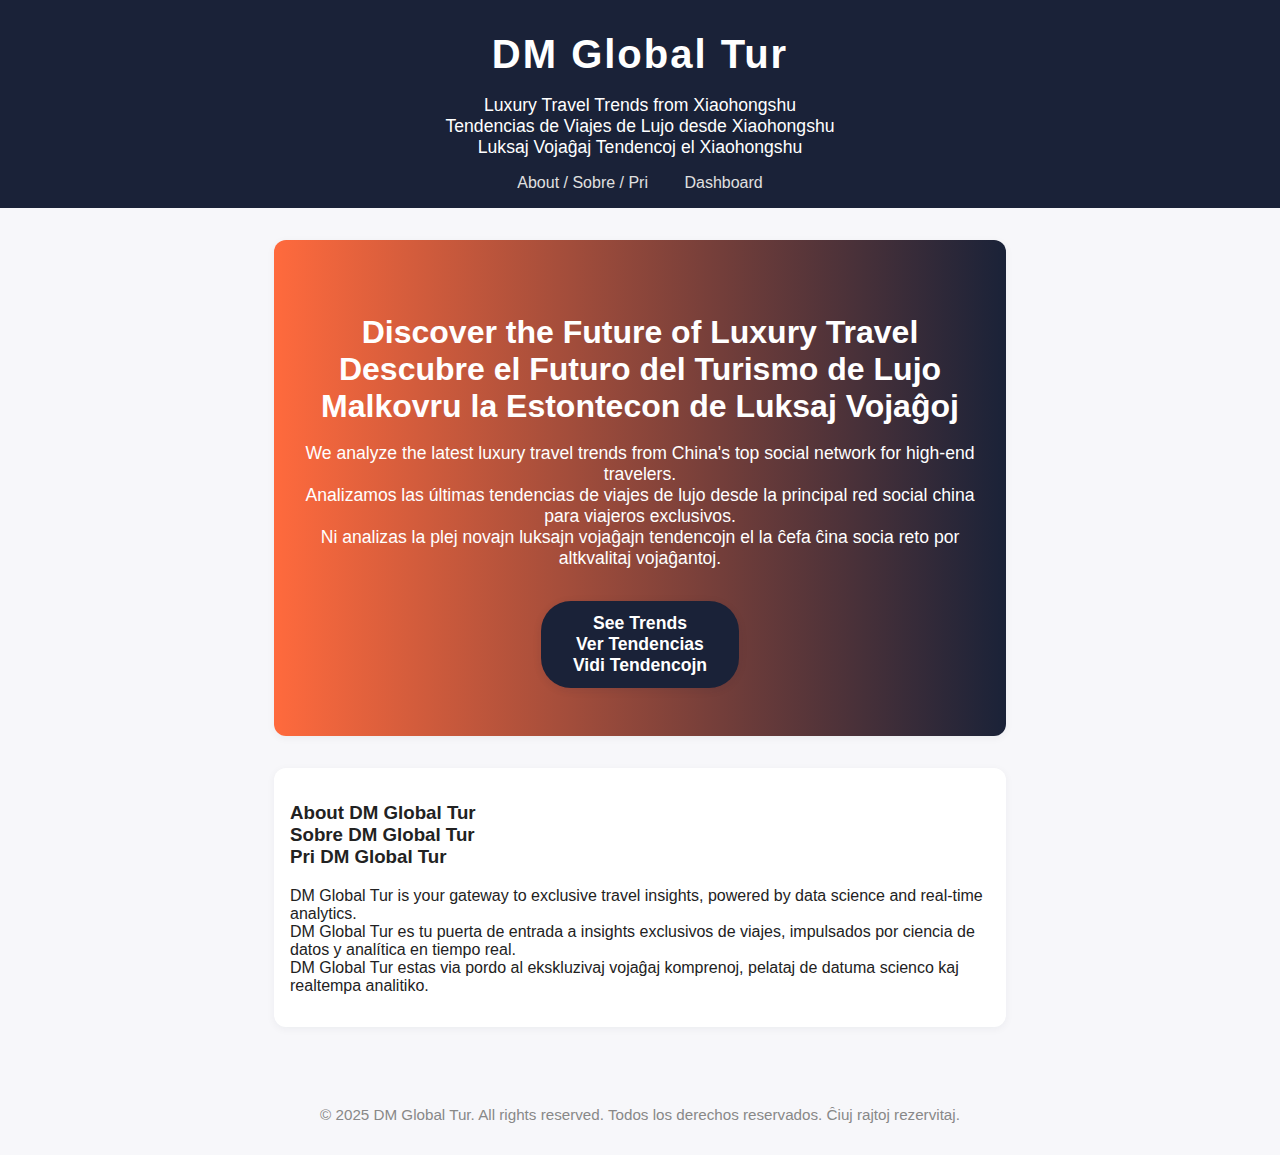
<file: frontend/index.html>
<!--
DM Global Tur Landing Page
ENGLISH / ESPAÑOL / ESPERANTO
-->
<!DOCTYPE html>
<html lang="en">
<head>
  <meta charset="UTF-8">
  <meta name="viewport" content="width=device-width, initial-scale=1.0">
  <title>DM Global Tur - Luxury Travel Trends</title>
  <link rel="stylesheet" href="style.css">
  <!--
    EN: Modern, elegant landing page for DM Global Tur.
    ES: Página de aterrizaje moderna y elegante para DM Global Tur.
    EO: Moderna, eleganta surteriĝa paĝo por DM Global Tur.
  -->
</head>
<body>
  <header>
    <h1>DM Global Tur</h1>
    <p class="subtitle">
      <!-- EN -->Luxury Travel Trends from Xiaohongshu<br>
      <!-- ES -->Tendencias de Viajes de Lujo desde Xiaohongshu<br>
      <!-- EO -->Luksaj Vojaĝaj Tendencoj el Xiaohongshu
    </p>
    <nav>
      <a href="#about">About / Sobre / Pri</a>
      <a href="dashboard.html">Dashboard</a>
    </nav>
  </header>
  <main>
    <section class="hero">
      <h2>
        <!-- EN -->Discover the Future of Luxury Travel<br>
        <!-- ES -->Descubre el Futuro del Turismo de Lujo<br>
        <!-- EO -->Malkovru la Estontecon de Luksaj Vojaĝoj
      </h2>
      <p>
        <!-- EN -->We analyze the latest luxury travel trends from China's top social network for high-end travelers.<br>
        <!-- ES -->Analizamos las últimas tendencias de viajes de lujo desde la principal red social china para viajeros exclusivos.<br>
        <!-- EO -->Ni analizas la plej novajn luksajn vojaĝajn tendencojn el la ĉefa ĉina socia reto por altkvalitaj vojaĝantoj.
      </p>
      <a class="cta" href="dashboard.html">
        <!-- EN -->See Trends<br>
        <!-- ES -->Ver Tendencias<br>
        <!-- EO -->Vidi Tendencojn
      </a>
    </section>
    <section id="about">
      <h3>
        <!-- EN -->About DM Global Tur<br>
        <!-- ES -->Sobre DM Global Tur<br>
        <!-- EO -->Pri DM Global Tur
      </h3>
      <p>
        <!-- EN -->DM Global Tur is your gateway to exclusive travel insights, powered by data science and real-time analytics.<br>
        <!-- ES -->DM Global Tur es tu puerta de entrada a insights exclusivos de viajes, impulsados por ciencia de datos y analítica en tiempo real.<br>
        <!-- EO -->DM Global Tur estas via pordo al ekskluzivaj vojaĝaj komprenoj, pelataj de datuma scienco kaj realtempa analitiko.
      </p>
    </section>
  </main>
  <footer>
    <p>
      &copy; 2025 DM Global Tur. <!-- EN -->All rights reserved. <!-- ES -->Todos los derechos reservados. <!-- EO -->Ĉiuj rajtoj rezervitaj.
    </p>
  </footer>
</body>
</html>
</file>
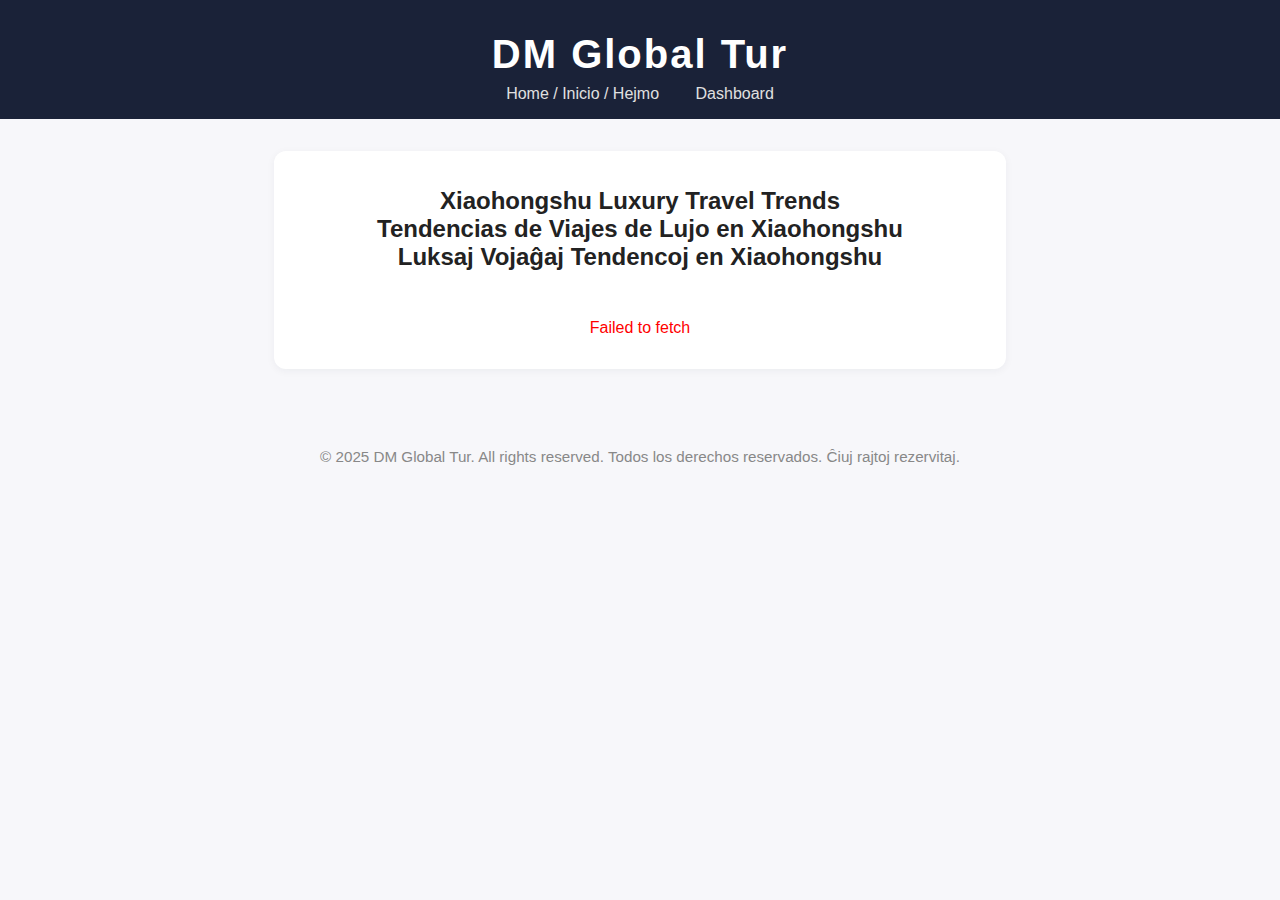
<file: frontend/dashboard.html>
<!--
DM Global Tur Dashboard (Xiaohongshu Trends)
ENGLISH / ESPAÑOL / ESPERANTO
-->
<!DOCTYPE html>
<html lang="en">
<head>
  <meta charset="UTF-8">
  <meta name="viewport" content="width=device-width, initial-scale=1.0">
  <title>Dashboard - DM Global Tur</title>
  <link rel="stylesheet" href="style.css">
  <!--
    EN: First dashboard view for Xiaohongshu data.
    ES: Primera vista de dashboard para datos de Xiaohongshu.
    EO: Unua dashboard-vido por Xiaohongshu-datumoj.
  -->
</head>
<body>
  <header>
    <h1>DM Global Tur</h1>
    <nav>
      <a href="index.html">Home / Inicio / Hejmo</a>
      <a href="#">Dashboard</a>
    </nav>
  </header>
  <main>
    <section class="dashboard">
      <h2>
        <!-- EN -->Xiaohongshu Luxury Travel Trends<br>
        <!-- ES -->Tendencias de Viajes de Lujo en Xiaohongshu<br>
        <!-- EO -->Luksaj Vojaĝaj Tendencoj en Xiaohongshu
      </h2>
      <div id="trends-container">
        <!-- EN: Trends will be loaded here by JavaScript -->
        <!-- ES: Las tendencias se cargarán aquí con JavaScript -->
        <!-- EO: Tendencoj estos ŝargitaj ĉi tie per JavaScript -->
      </div>
    </section>
  </main>
  <footer>
    <p>
      &copy; 2025 DM Global Tur. <!-- EN -->All rights reserved. <!-- ES -->Todos los derechos reservados. <!-- EO -->Ĉiuj rajtoj rezervitaj.
    </p>
  </footer>
  <script src="dashboard.js"></script>
</body>
</html>
</file>
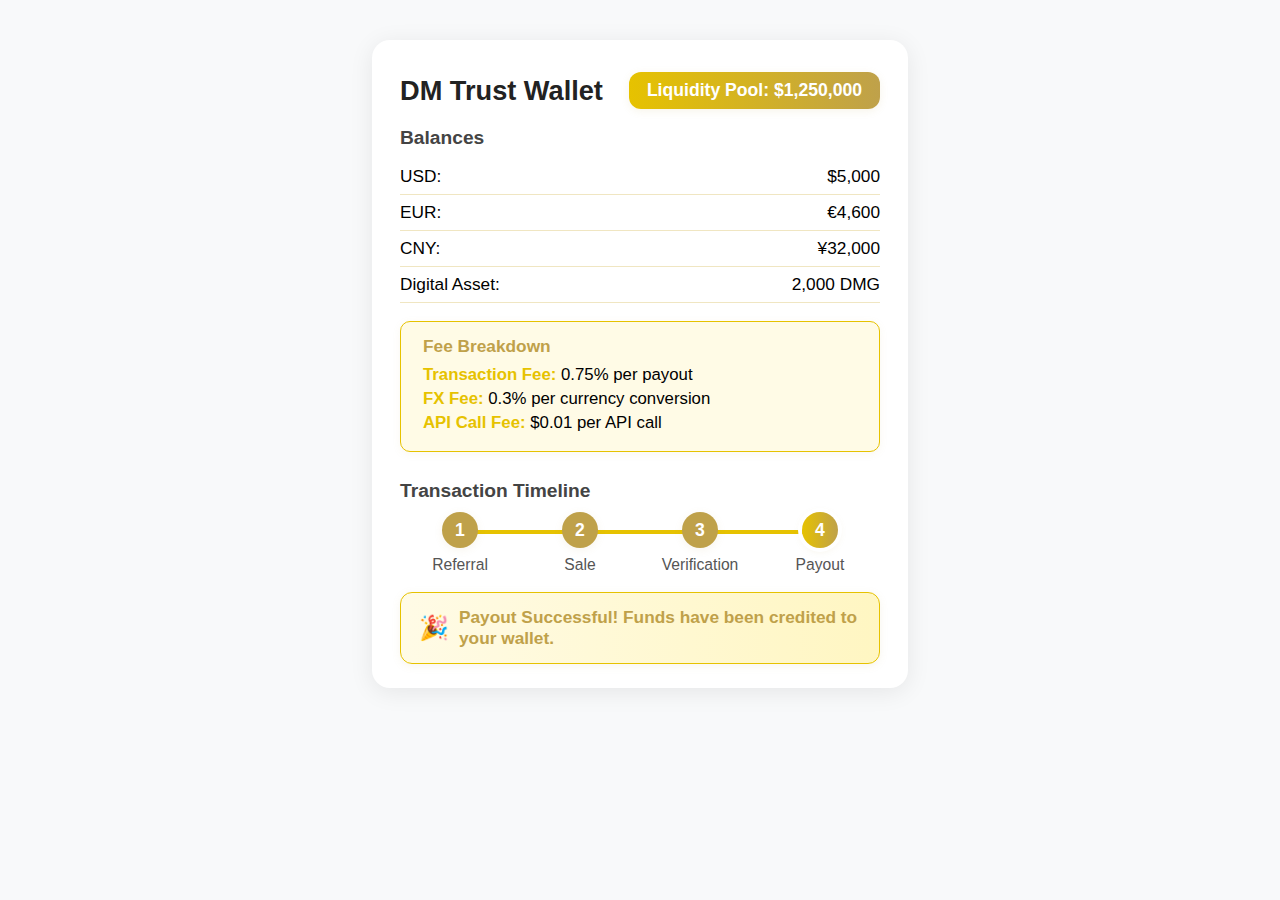
<file: workspace/frontend/dmtrust_ui/DMTrustWallet.html>
<!DOCTYPE html>
<html lang="en">
<head>
  <meta charset="UTF-8">
  <meta name="viewport" content="width=device-width, initial-scale=1.0">
  <title>DM Trust Wallet</title>
  <link rel="stylesheet" href="DMTrustWallet.css">
</head>
<body>
  <div class="wallet-container">
    <header>
      <h1>DM Trust Wallet</h1>
      <div class="liquidity-pool">
        <span>Liquidity Pool:</span>
        <span id="liquidity-amount">$1,250,000</span>
      </div>
    </header>
    <section class="balances">
      <h2>Balances</h2>
      <div class="balance-row">
        <span>USD:</span> <span id="balance-usd">$5,000</span>
      </div>
      <div class="balance-row">
        <span>EUR:</span> <span id="balance-eur">€4,600</span>
      </div>
      <div class="balance-row">
        <span>CNY:</span> <span id="balance-cny">¥32,000</span>
      </div>
      <div class="balance-row">
        <span>Digital Asset:</span> <span id="balance-token">2,000 DMG</span>
      </div>
      <div class="fee-breakdown">
        <h3>Fee Breakdown</h3>
        <ul>
          <li><span class="fee-label">Transaction Fee:</span> 0.75% per payout</li>
          <li><span class="fee-label">FX Fee:</span> 0.3% per currency conversion</li>
          <li><span class="fee-label">API Call Fee:</span> $0.01 per API call</li>
        </ul>
      </div>
    </section>
    <section class="timeline">
      <h2>Transaction Timeline</h2>
      <div class="timeline-steps">
        <div class="step completed">
          <div class="circle">1</div>
          <div class="label">Referral</div>
        </div>
        <div class="step completed">
          <div class="circle">2</div>
          <div class="label">Sale</div>
        </div>
        <div class="step completed">
          <div class="circle">3</div>
          <div class="label">Verification</div>
        </div>
        <div class="step active">
          <div class="circle">4</div>
          <div class="label">Payout</div>
        </div>
      </div>
    </section>
    <div class="alert payout-success">
      <span class="icon">🎉</span>
      <span>Payout Successful! Funds have been credited to your wallet.</span>
    </div>
  </div>
</body>
</html>
</file>
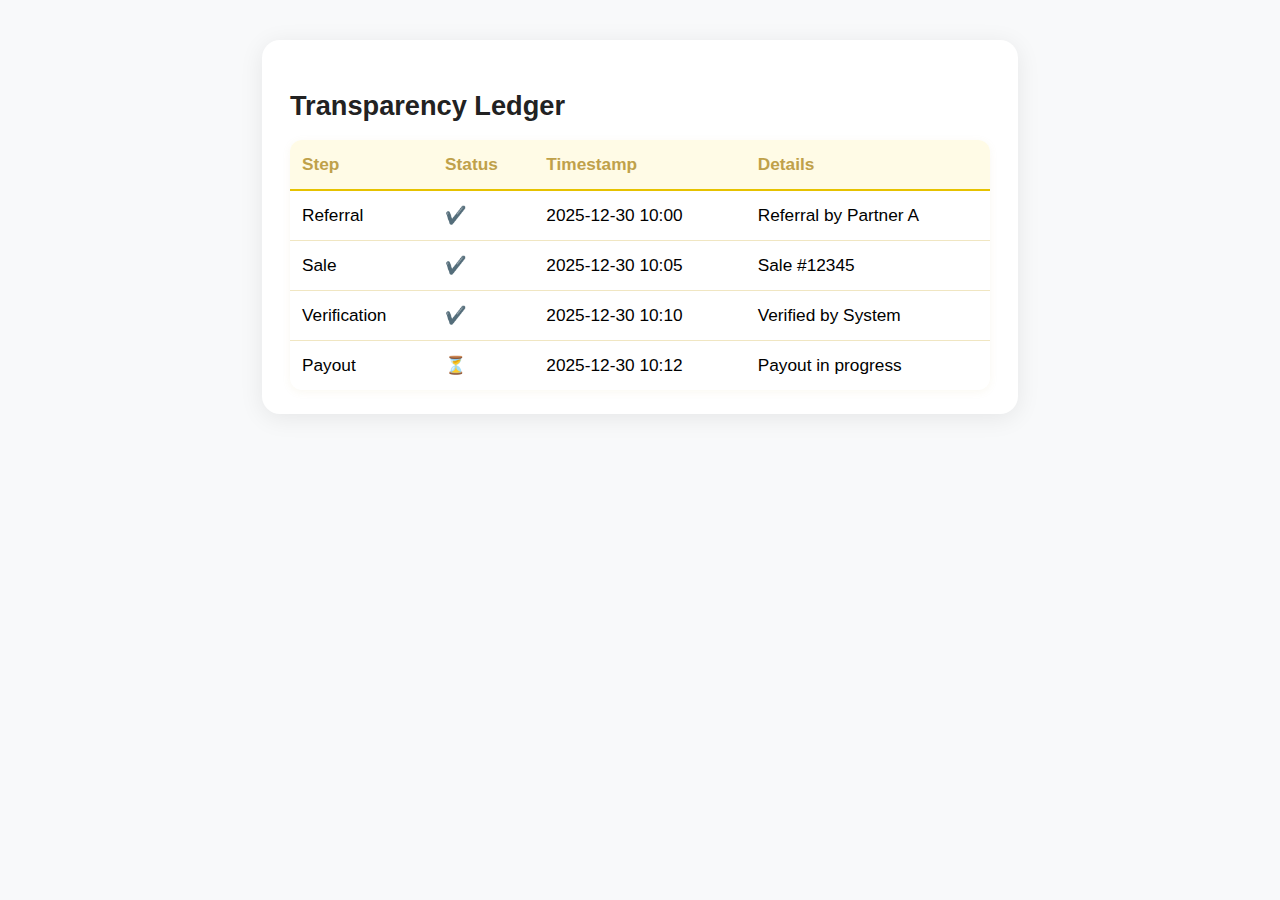
<file: workspace/frontend/dmtrust_ui/TransparencyLedger.html>
<!DOCTYPE html>
<html lang="en">
<head>
  <meta charset="UTF-8">
  <meta name="viewport" content="width=device-width, initial-scale=1.0">
  <title>Transparency Ledger</title>
  <link rel="stylesheet" href="TransparencyLedger.css">
</head>
<body>
  <div class="ledger-container">
    <header>
      <h1>Transparency Ledger</h1>
    </header>
    <section class="ledger-table-section">
      <table class="ledger-table">
        <thead>
          <tr>
            <th>Step</th>
            <th>Status</th>
            <th>Timestamp</th>
            <th>Details</th>
          </tr>
        </thead>
        <tbody>
          <tr>
            <td>Referral</td>
            <td class="completed">✔️</td>
            <td>2025-12-30 10:00</td>
            <td>Referral by Partner A</td>
          </tr>
          <tr>
            <td>Sale</td>
            <td class="completed">✔️</td>
            <td>2025-12-30 10:05</td>
            <td>Sale #12345</td>
          </tr>
          <tr>
            <td>Verification</td>
            <td class="completed">✔️</td>
            <td>2025-12-30 10:10</td>
            <td>Verified by System</td>
          </tr>
          <tr>
            <td>Payout</td>
            <td class="active">⏳</td>
            <td>2025-12-30 10:12</td>
            <td>Payout in progress</td>
          </tr>
        </tbody>
      </table>
    </section>
  </div>
</body>
</html>
</file>
<file: frontend/style.css>
/*
DM Global Tur UI Styles
ENGLISH / ESPAÑOL / ESPERANTO
*/
body {
  font-family: 'Segoe UI', Arial, sans-serif;
  margin: 0;
  background: #f7f7fa;
  color: #222;
}
header {
  background: #1a2238;
  color: #fff;
  padding: 2rem 1rem 1rem 1rem;
  text-align: center;
}
header h1 {
  margin: 0 0 0.5rem 0;
  font-size: 2.5rem;
  letter-spacing: 2px;
}
header .subtitle {
  font-size: 1.1rem;
  margin-bottom: 1rem;
}
nav a {
  color: #e0e0e0;
  margin: 0 1rem;
  text-decoration: none;
  font-weight: 500;
  transition: color 0.2s;
}
nav a:hover {
  color: #ff6a3d;
}
.hero {
  background: linear-gradient(90deg, #ff6a3d 0%, #1a2238 100%);
  color: #fff;
  padding: 3rem 1rem;
  text-align: center;
}
.hero h2 {
  font-size: 2rem;
  margin-bottom: 1rem;
}
.hero p {
  font-size: 1.1rem;
  margin-bottom: 2rem;
}
.cta {
  display: inline-block;
  background: #1a2238;
  color: #fff;
  padding: 0.75rem 2rem;
  border-radius: 30px;
  font-size: 1.1rem;
  text-decoration: none;
  font-weight: bold;
  box-shadow: 0 2px 8px rgba(26,34,56,0.1);
  transition: background 0.2s, color 0.2s;
}
.cta:hover {
  background: #ff6a3d;
  color: #fff;
}
section {
  margin: 2rem auto;
  max-width: 700px;
  padding: 1rem;
  background: #fff;
  border-radius: 12px;
  box-shadow: 0 2px 8px rgba(26,34,56,0.05);
}
footer {
  text-align: center;
  padding: 2rem 1rem 1rem 1rem;
  color: #888;
  font-size: 0.95rem;
}
.dashboard h2 {
  text-align: center;
  margin-bottom: 2rem;
}
#trends-container {
  display: flex;
  flex-wrap: wrap;
  gap: 1.5rem;
  justify-content: center;
}
.trend-card {
  background: #f7f7fa;
  border: 1px solid #e0e0e0;
  border-radius: 10px;
  padding: 1.2rem 1rem;
  width: 270px;
  box-shadow: 0 1px 4px rgba(26,34,56,0.04);
  transition: box-shadow 0.2s;
}
.trend-card:hover {
  box-shadow: 0 4px 16px rgba(255,106,61,0.10);
}
.trend-card h4 {
  margin: 0 0 0.5rem 0;
  color: #1a2238;
}
.trend-card .count {
  font-size: 1.1rem;
  color: #ff6a3d;
  margin-bottom: 0.5rem;
}
.trend-card .sentiment {
  font-size: 0.98rem;
  color: #1a2238;
  margin-bottom: 0.5rem;
}
.trend-card ul {
  padding-left: 1.2rem;
  margin: 0.5rem 0 0 0;
  font-size: 0.97rem;
}
.trend-card ul li {
  margin-bottom: 0.2rem;
}
</file>
<file: workspace/frontend/dmtrust_ui/DMTrustWallet.css>
body {
  background: #f8f9fa;
  font-family: 'Segoe UI', Arial, sans-serif;
  margin: 0;
  padding: 0;
}
.wallet-container {
  max-width: 480px;
  margin: 40px auto;
  background: #fff;
  border-radius: 18px;
  box-shadow: 0 4px 24px rgba(0,0,0,0.08);
  padding: 32px 28px 24px 28px;
}
header {
  display: flex;
  justify-content: space-between;
  align-items: center;
  margin-bottom: 18px;
}
header h1 {
  font-size: 1.7rem;
  color: #222;
  margin: 0;
}
.liquidity-pool {
  background: linear-gradient(90deg, #e6c200 0%, #bfa14a 100%);
  color: #fff;
  padding: 8px 18px;
  border-radius: 12px;
  font-weight: 600;
  font-size: 1.1rem;
  box-shadow: 0 2px 8px rgba(191,161,74,0.12);
}
.balances {
  margin-bottom: 28px;
}
.balances h2 {
  font-size: 1.2rem;
  color: #444;
  margin-bottom: 10px;
}
.balance-row {
  display: flex;
  justify-content: space-between;
  padding: 7px 0;
  font-size: 1.08rem;
  border-bottom: 1px solid #f0e6c2;
}
.fee-breakdown {
  margin-top: 18px;
  background: #fffbe6;
  border: 1.5px solid #e6c200;
  border-radius: 10px;
  padding: 14px 22px;
  box-shadow: 0 2px 8px rgba(191,161,74,0.08);
}
.fee-breakdown h3 {
  color: #bfa14a;
  margin: 0 0 8px 0;
  font-size: 1.08rem;
}
.fee-breakdown ul {
  list-style: none;
  padding: 0;
  margin: 0;
}
.fee-breakdown li {
  font-size: 1.05rem;
  margin-bottom: 4px;
}
.fee-label {
  font-weight: 600;
  color: #e6c200;
}
}
.timeline {
  margin-bottom: 28px;
}
.timeline h2 {
  font-size: 1.2rem;
  color: #444;
  margin-bottom: 10px;
}
.timeline-steps {
  display: flex;
  justify-content: space-between;
  align-items: flex-end;
}
.step {
  display: flex;
  flex-direction: column;
  align-items: center;
  flex: 1;
  position: relative;
}
.step:not(:last-child)::after {
  content: '';
  position: absolute;
  top: 18px;
  right: -50%;
  width: 100%;
  height: 4px;
  background: #e6c200;
  z-index: 0;
}
.circle {
  width: 36px;
  height: 36px;
  border-radius: 50%;
  background: #e6c200;
  color: #fff;
  display: flex;
  align-items: center;
  justify-content: center;
  font-weight: bold;
  font-size: 1.1rem;
  margin-bottom: 6px;
  box-shadow: 0 2px 8px rgba(191,161,74,0.10);
  z-index: 1;
}
.step.completed .circle {
  background: #bfa14a;
}
.step.active .circle {
  background: linear-gradient(90deg, #e6c200 0%, #bfa14a 100%);
  box-shadow: 0 0 0 4px #fff, 0 2px 8px rgba(191,161,74,0.18);
}
.label {
  font-size: 0.98rem;
  color: #555;
  margin-top: 2px;
}
.alert.payout-success {
  margin-top: 18px;
  background: linear-gradient(90deg, #fffbe6 0%, #fff6c2 100%);
  border: 1.5px solid #e6c200;
  border-radius: 12px;
  color: #bfa14a;
  font-weight: 600;
  display: flex;
  align-items: center;
  padding: 14px 18px;
  font-size: 1.08rem;
  box-shadow: 0 2px 8px rgba(191,161,74,0.10);
}
.alert .icon {
  font-size: 1.5rem;
  margin-right: 10px;
}
</file>
<file: workspace/frontend/dmtrust_ui/TransparencyLedger.css>
body {
  background: #f8f9fa;
  font-family: 'Segoe UI', Arial, sans-serif;
  margin: 0;
  padding: 0;
}
.ledger-container {
  max-width: 700px;
  margin: 40px auto;
  background: #fff;
  border-radius: 18px;
  box-shadow: 0 4px 24px rgba(0,0,0,0.08);
  padding: 32px 28px 24px 28px;
}
header h1 {
  font-size: 1.7rem;
  color: #222;
  margin-bottom: 18px;
}
.ledger-table-section {
  margin-top: 18px;
}
.ledger-table {
  width: 100%;
  border-collapse: collapse;
  background: #fff;
  border-radius: 12px;
  overflow: hidden;
  box-shadow: 0 2px 8px rgba(191,161,74,0.08);
}
.ledger-table th, .ledger-table td {
  padding: 14px 12px;
  text-align: left;
  font-size: 1.08rem;
}
.ledger-table th {
  background: #fffbe6;
  color: #bfa14a;
  font-weight: 700;
  border-bottom: 2px solid #e6c200;
}
.ledger-table tr {
  border-bottom: 1px solid #f0e6c2;
}
.ledger-table tr:last-child {
  border-bottom: none;
}
.completed {
  color: #bfa14a;
  font-weight: bold;
}
.active {
  color: #e6c200;
  font-weight: bold;
}
</file>
